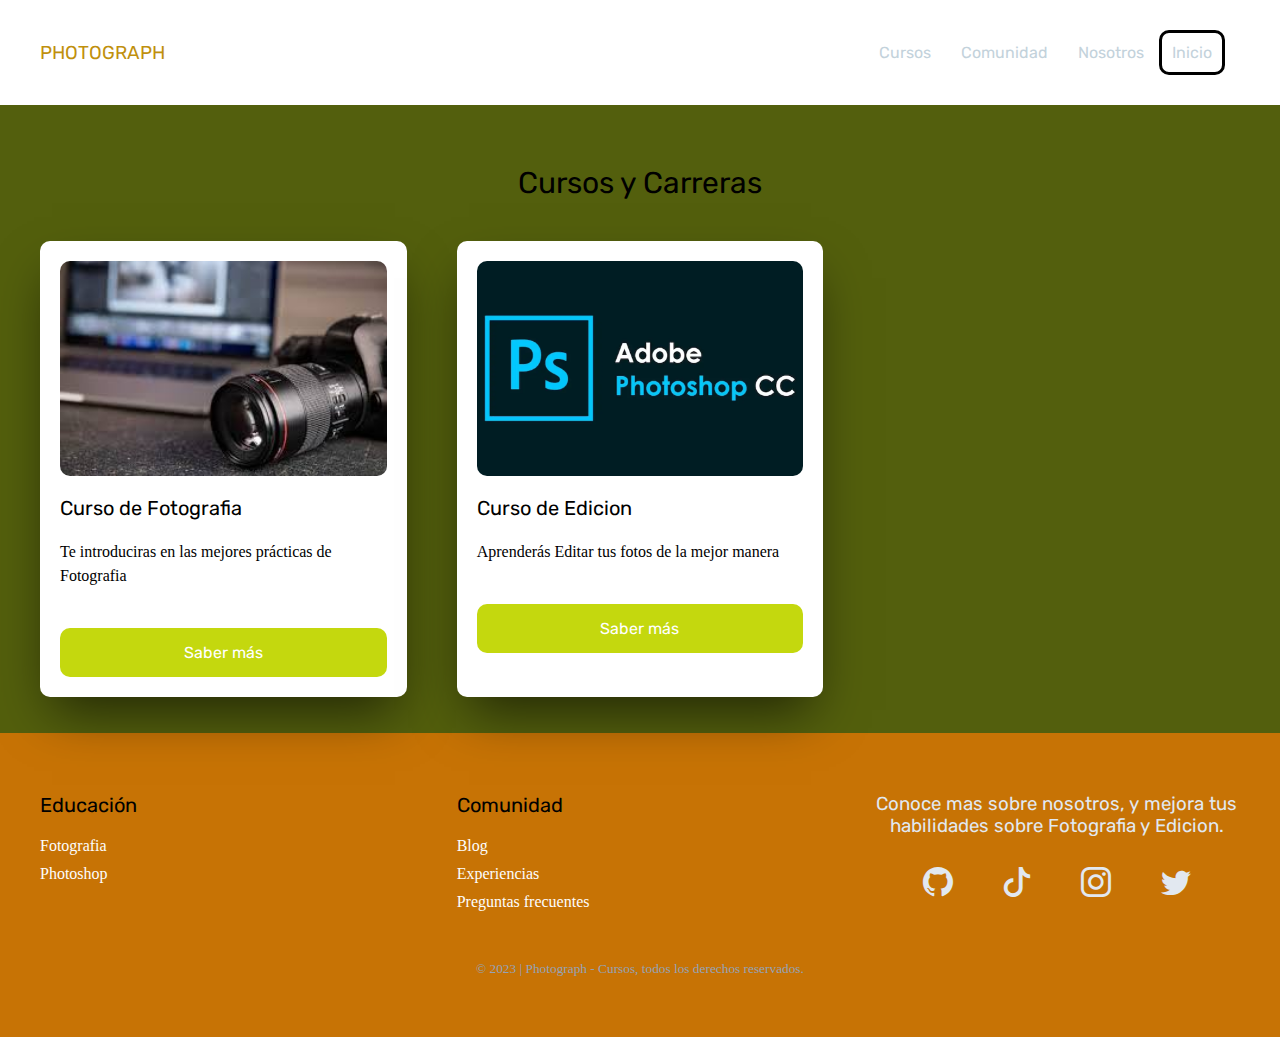
<file: pages/Curso.html>
<html lang="es">
    <head>
        <meta charset="UTF-8" />
        <meta name="viewport" content="width=device-width, initial-scale=1.0" />
        <meta name="description" content="Cursos de Fotografia en vivo y mucho más, visita Photograph Cursos para estudiar." />
        <title>Photograph - Cursos Fotografia</title>

        <!-- iconos de bootstrap -->
        <link rel="stylesheet" href="https://cdn.jsdelivr.net/npm/bootstrap-icons@1.10.5/font/bootstrap-icons.css" />
        
        <!-- archivo de salida de SASS -->
        <link rel="stylesheet" href="../css/main.css" />

        <link rel="shortcut icon" href="./assets/images.ico" type="image/x-icon" />
    </head>
    <body>
        <header class="header">
            <div class="header__container">
                <h3><a href="../index.html" class="header__container-logo">PHOTOGRAPH</a></h3>
                <nav>
                    <!-- NAV -->
                    <ul class="header__container-navbar">
                        <li><a href="../pages/Curso.html">Cursos</a></li>
                        <li><a href="../pages/Comunidad.html">Comunidad</a></li>
                        <li><a href="../pages/Nosotros.html">Nosotros</a></li>
                        <li><a href="../index.html">Inicio</a></li>
                    </ul>

                    <!-- MOBILE -->
                    <div class="header__container-navbar-mobile">
                        <span>🍔</span>
                    </div>
                </nav>
            </div>
        </header>
        <main>
            <section class="courses">
                <h3 class="courses__title">Cursos y Carreras</h3>
                <div class="courses__cards">
                    <!-- tarjeta 1 -->
                    <article class="card">
                        <div class="card__header">
                            
                            <img class="card__header-image" src="../assets/images/fotocurso.jpeg" alt="Curso de Desarrollo Web" width="360" height="215" />
                        </div>
                        <h2 class="card__title">Curso de Fotografia</h2>
                        <p class="card__description">Te introduciras en las mejores prácticas de Fotografia</p>
                        <a href="./Cursos/Fotografia.html" class="card__link">Saber más</a>
                    </article>

                    <!-- tarjeta 2 -->
                    <article class="card">
                        <div class="card__header">
                            
                            <img src="../assets/images/fotocurso2.jpg" alt="Curso de Diseño UX/UI" width="360" height="215" />
                        </div>
                        <h2 class="card__title">Curso de Edicion </h2>
                        <p class="card__description">Aprenderás Editar tus fotos de la mejor manera</p>
                        <a href="./Cursos/Photoshop.html" class="card__link">Saber más</a>
                    </article>

                    
                </div>
            </section>
        </main>
      <br><br>
            <footer class="footer">
                <div class="footer__container">
                    <div>
                        <h4>Educación</h4>
                        <ul class="footer__container-list">
                            <li><a href="">Fotografia</a></li>
                            <li><a href="">Photoshop</a></li>
                        </ul>
                    </div>
                    <div>
                        <h4>Comunidad</h4>
                        <ul class="footer__container-list">
                            <li><a href="">Blog</a></li>
                            <li><a href="">Experiencias</a></li>
                            <li><a href="">Preguntas frecuentes</a></li>
                        </ul>
                    </div>
                    <div>
                        <h3>Conoce mas sobre nosotros, y mejora tus habilidades sobre Fotografia y Edicion.</h3>
                        <!-- Redes Sociales -->
                        <div class="footer__container-rrss">
                            <a href="" class="github"><i class="bi bi-github"></i></a>
                            <a href="" class="tiktok"><i class="bi bi-tiktok"></i></a>
                            <a href="" class="instagram"><i class="bi bi-instagram"></i></a>
                            <a href="" class="twitter"><i class="bi bi-twitter"></i></a>
                        </div>
                    </div>
                </div>
                
                <div class="footer__copy">
                    <small>&copy; 2023 | Photograph - Cursos, todos los derechos reservados.</small>
                </div>
            </footer>
        
    </body>
</file>
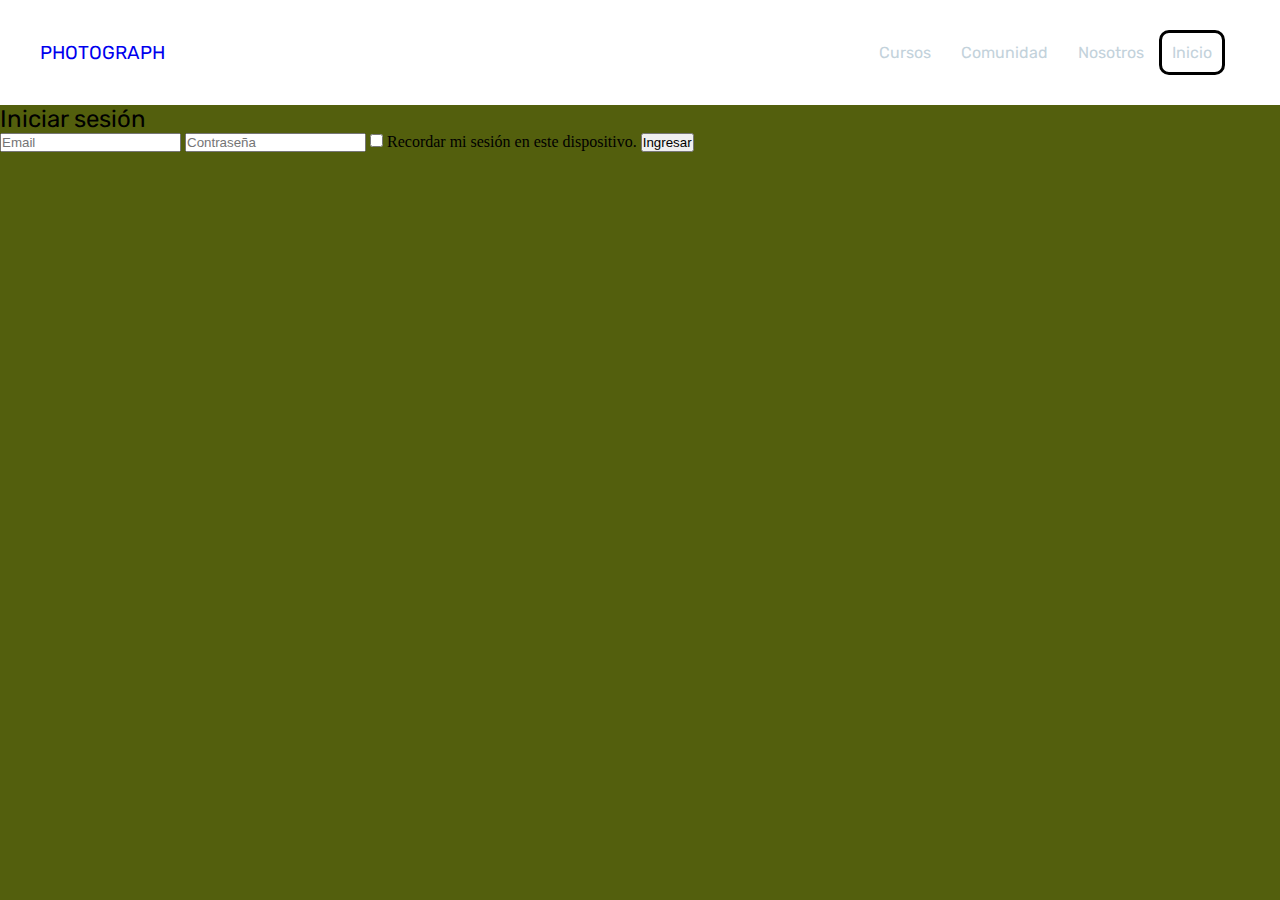
<file: pages/Plataforma.html>
<!DOCTYPE html>
<html lang="es">
    <head>
        <meta charset="UTF-8" />
        <meta name="viewport" content="width=device-width, initial-scale=1.0" />
        <title>Photograph | Iniciar sesión</title>
        <link rel="stylesheet" href="../css/main.css" />
        <link rel="shortcut icon" href="../assets/favicon.ico" type="image/x-icon" />
    </head>
    <body>
        <header class="header">
            <div class="header__container">
                <h3><a href="../index.html">PHOTOGRAPH</a></h3>
                <nav>
                    <ul class="header__container-navbar">
                        <li><a href="../pages/Curso.html">Cursos</a></li>
                        <li><a href="../pages/Comunidad.html">Comunidad</a></li>
                        <li><a href="../pages/Nosotros.html">Nosotros</a></li>
                        <li><a href="../index.html">Inicio</a></li>
                    </ul>
                </nav>
            </div>
        </header>

        <main>
            <section>
                <h2>Iniciar sesión</h2>
                <form action="">
                    <input type="email" placeholder="Email" />
                    <input type="password" placeholder="Contraseña" />
                    <input type="checkbox" id="remember" />
                    <label for="remember">Recordar mi sesión en este dispositivo.</label>
                    <button>Ingresar</button>
                </form>
            </section>
        </main>

    </body>
</html>
</file>
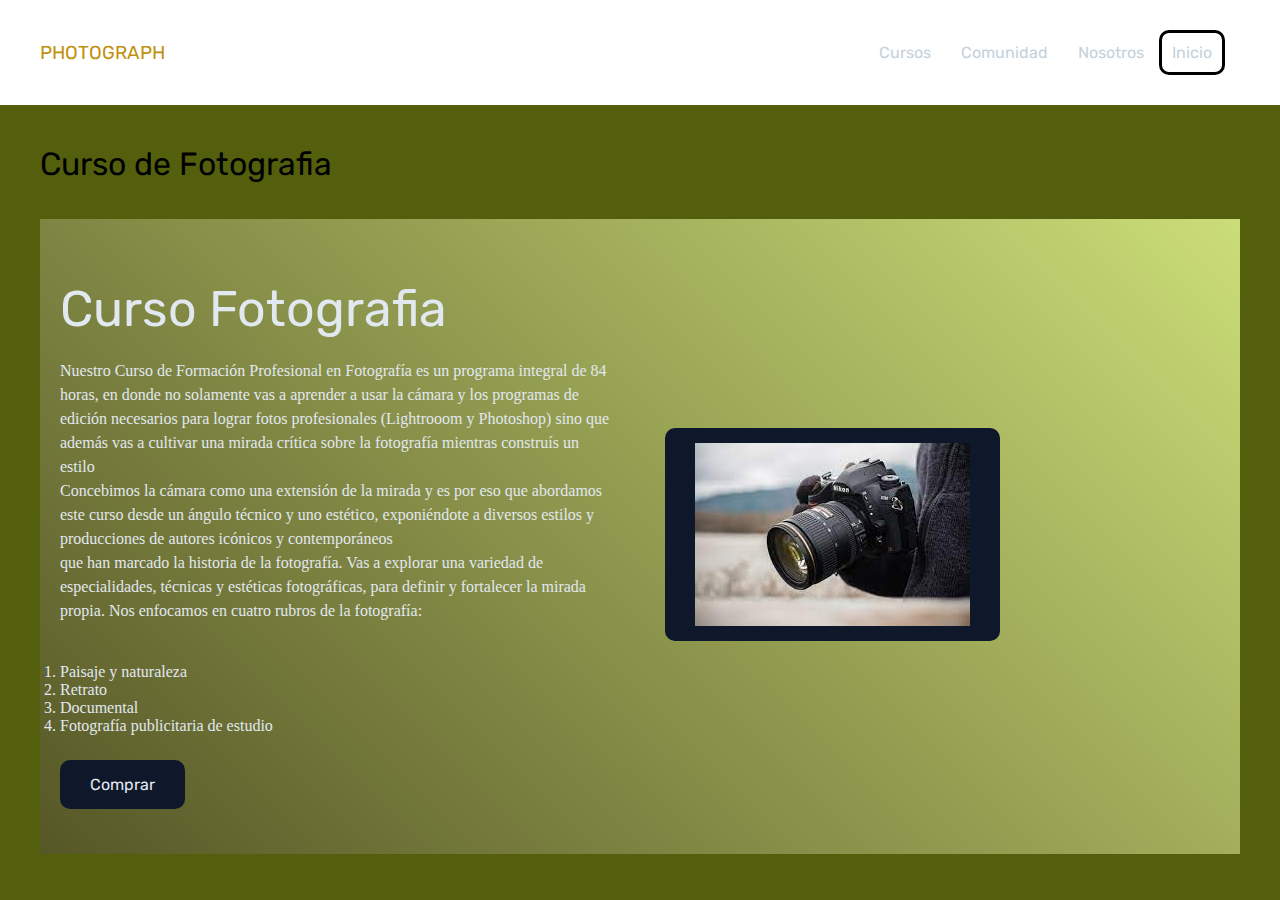
<file: pages/Cursos/Fotografia.html>
<!DOCTYPE html>
<html lang="es">
    <head>
        <meta charset="UTF-8" />
        <meta name="viewport" content="width=device-width, initial-scale=1.0" />
        <meta name="description" content="Cursos de Fotografia en vivo y mucho más, visita Photograph Cursos para estudiar." />
        <title>Photograph - Cursos Fotografia</title>

        <!-- iconos de bootstrap -->
        <link rel="stylesheet" href="https://cdn.jsdelivr.net/npm/bootstrap-icons@1.10.5/font/bootstrap-icons.css" />
        
        <!-- archivo de salida de SASS -->
        <link rel="stylesheet" href="../../css/main.css" />

        <link rel="shortcut icon" href="./assets/images.ico" type="image/x-icon" />
    </head>
    <body>
        <!-- BEM = B: bloque, E: elemento (__), M: modificador (--) --> 
        <header class="header">
            <div class="header__container">
                <h3><a href="../../index.html" class="header__container-logo">PHOTOGRAPH</a></h3>
                <nav>
                    <!-- NAV -->
                    <ul class="header__container-navbar">
                        <li><a href="../Curso.html">Cursos</a></li>
                        <li><a href="../Comunidad.html">Comunidad</a></li>
                        <li><a href="../Nosotros.html">Nosotros</a></li>
                        <li><a href="../../index.html">Inicio</a></li>
                    </ul>
             
                    <!-- MOBILE -->
                    <div class="header__container-navbar-mobile">
                        <span>🍔</span>
                    </div>
                </nav>
            </header>
            <main class="maincurso">
                <h1>Curso de Fotografia</h1><br><br>
                <section class="hero">
                    <div class="hero__container">
                        <div class="hero__container-info">
                            <h1>Curso Fotografia</h1>
                            <p>
                                Nuestro Curso de Formación Profesional en Fotografía es un programa integral de 84 
                                horas, en donde no solamente vas a aprender a usar la cámara y los programas de edición
                                 necesarios para lograr fotos profesionales (Lightrooom y Photoshop) sino que además 
                                 vas a cultivar una mirada crítica sobre la fotografía mientras construís un estilo 
                                 <br>
                                Concebimos la cámara como una extensión de la mirada y es por eso que abordamos este 
                                curso desde un ángulo técnico y uno estético, exponiéndote a diversos estilos y 
                                producciones de autores icónicos y contemporáneos <br> que han marcado la historia de 
                                la fotografía. Vas a explorar una variedad de especialidades, técnicas y estéticas 
                                fotográficas, para definir y fortalecer la mirada propia.
                                Nos enfocamos en cuatro rubros de la fotografía:
                                <ol>
                                    <li>Paisaje y naturaleza</li>
                                    <li>Retrato</li>
                                    <li>Documental</li>
                                    <li>Fotografía publicitaria de estudio</li>
                                </ol>
                            </p>
                            <a href="">Comprar</a>
                        </div>
                        <div>
                    <img src="../../assets/images/images.jpeg" alt="Camara" class="imgff">
                </div>
            </main>
            </body>
</file>
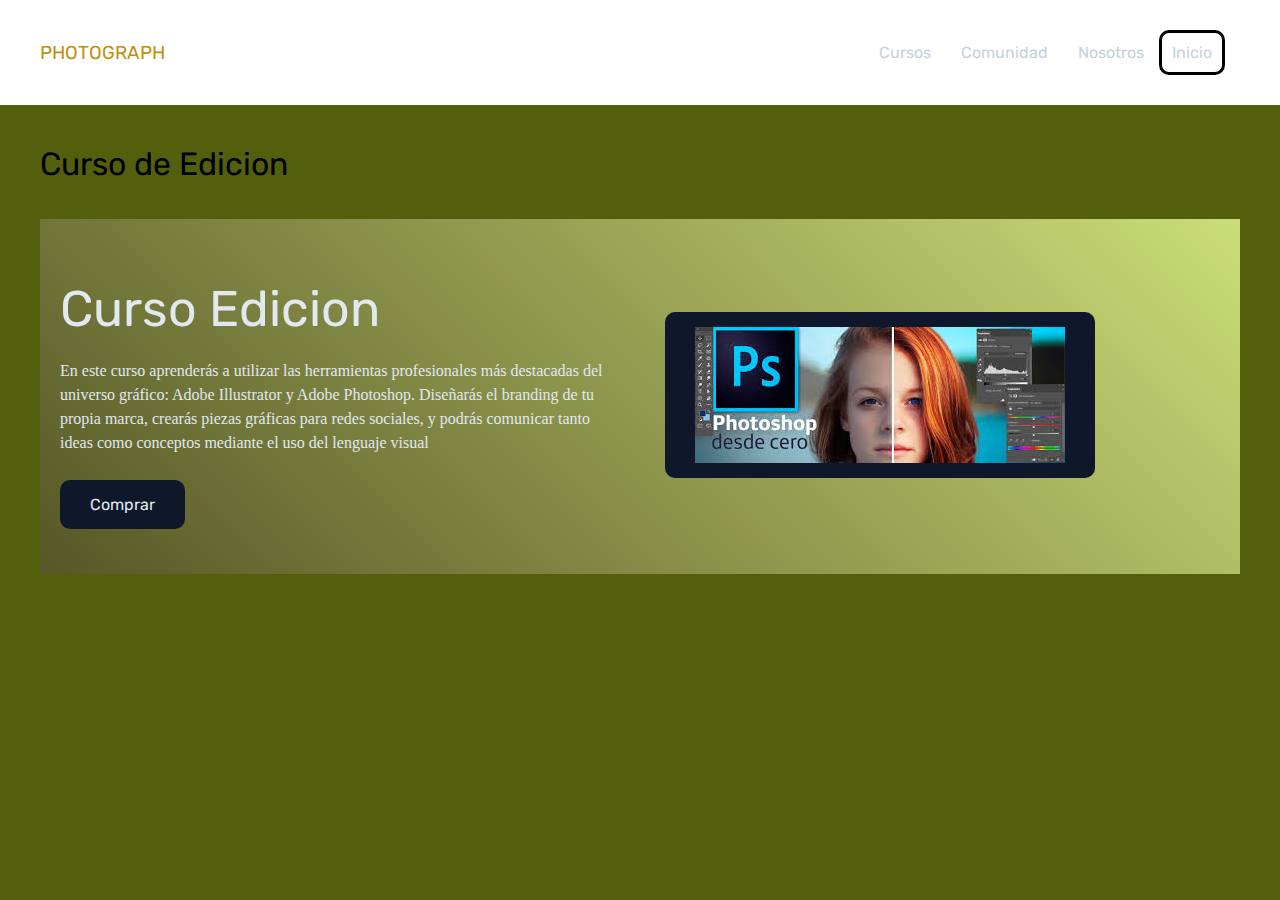
<file: pages/Cursos/Photoshop.html>
<!DOCTYPE html>
<html lang="es">
    <head>
        <meta charset="UTF-8" />
        <meta name="viewport" content="width=device-width, initial-scale=1.0" />
        <meta name="description" content="Cursos de Fotografia en vivo y mucho más, visita Photograph Cursos para estudiar." />
        <title>Photograph - Cursos Fotografia</title>

        <!-- iconos de bootstrap -->
        <link rel="stylesheet" href="https://cdn.jsdelivr.net/npm/bootstrap-icons@1.10.5/font/bootstrap-icons.css" />
        
        <!-- archivo de salida de SASS -->
        <link rel="stylesheet" href="../../css/main.css" />

        <link rel="shortcut icon" href="./assets/images.ico" type="image/x-icon" />
    </head>
    <body>
        <!-- BEM = B: bloque, E: elemento (__), M: modificador (--) --> 
        <header class="header">
            <div class="header__container">
                <h3><a href="../../index.html" class="header__container-logo">PHOTOGRAPH</a></h3>
                <nav>
                    <!-- NAV -->
                    <ul class="header__container-navbar">
                        <li><a href="../Curso.html">Cursos</a></li>
                        <li><a href="../Comunidad.html">Comunidad</a></li>
                        <li><a href="../Comunidad.html">Nosotros</a></li>
                        <li><a href="../../index.html">Inicio</a></li>
                    </ul>

                    <!-- MOBILE -->
                    <div class="header__container-navbar-mobile">
                        <span>🍔</span>
                    </div>
                </nav> 
               </header>
               <main class="maincurso">
                <h1>Curso de Edicion</h1><br><br>
                <section class="hero">
                    <div class="hero__container">
                        <div class="hero__container-info">
                            <h1>Curso Edicion</h1>
                            <p>
                                En este curso aprenderás a utilizar las herramientas 
                                profesionales más destacadas del universo gráfico: Adobe 
                                Illustrator y Adobe Photoshop. Diseñarás el branding de tu propia marca, 
                                crearás piezas gráficas para redes sociales, y podrás comunicar tanto ideas 
                                como conceptos mediante el uso del lenguaje visual
                            </p>
                            <a href="">Comprar</a>
                        </div>
                        <div>
                    <img src="../../assets/images/images (1).jpeg" alt="edicion" class="imgff">
                </div>
            </main>
               </body>
        </html>
</file>
<file: css/main.css>
* {
    margin: 0;
    padding: 0;
    box-sizing: border-box;
  }
 .imgff{
  color: #e2e8f0;
  border-radius: 10px;
  background-color: #0f172a;
  padding: 15px 30px;
  
 }
 .hero__container-info{
  font-family: "Lato";
  src: url("../assets/ttf/Rubik-Bold.ttf");
  font-style: normal;
 }
  .card{
    font-family: "Lato";
    src: url("../assets/ttf/Rubik-Bold.ttf");
    font-style: normal;
  }
  .maincurso{
    margin: 10px;
    padding: 30px;
  }
  @font-face {
    font-family: "Lato";
    src: url("../assets/ttf/Rubik-Bold.ttf");
    font-style: normal;
  }
  @font-face {
    font-family: "Lato";
    src: url("../assets/ttf/Rubik-Regular.ttf");
    font-weight: bold;
  }
  body {
    font-family: "Lato";
    background-color: #535f0d;
  }
  
  a {
    text-decoration: none;
  }
  
  ul {
    list-style-type: none;
  }
  
  p {
    line-height: 1.5;
  }
  
  .container, .statistics__container, .courses__cards, .hero__container, .footer__container, .header__container {
    max-width: 1200px;
    margin: 0 auto;
  }
  
  .header {
    background-color: #ffffff;
    padding: 30px 20px;
  }
  .header__container {
    display: flex;
    flex-direction: row;
    justify-content: space-between;
    align-items: center;
  }
  .header__container-logo {
    color: #c0900d;
  }
  .header__container-logo:hover::after {
    content: "inicio";
    font-size: 14px;
    margin-left: 5px;
    color: #e2e8f0;
  }
  .header__container-navbar {
    display: none;
  }
  
  @media (min-width: 768px) {
    .header__container-navbar {
      display: flex;
      flex-direction: row;
      justify-content: flex-start;
      align-items: center;
    }
    .header__container-navbar li {
      margin: 0 15px;
      transition: all 0.3s;
    }
    .header__container-navbar li:active {
      transform: scale(0.9);
    }
    .header__container-navbar li:last-child {
      border: 3px solid #000000;
      padding: 10px;
      border-radius: 10px;
      margin-left: 0;
    }
    .header__container-navbar li a {
      color: #c3d2db;
      font-weight: bold;
      transition: all 0.3s;
    }
    .header__container-navbar li a:hover {
      color: #e29609;
    }
    .header__container-navbar-mobile {
      display: none;
    }
  }
  .footer {
    background-color: #c77305;
    color: #e2e8f0;
    padding: 60px 20px;
  }
  .footer__container {
    display: grid;
    grid-template-columns: 1fr;
    gap: 50px;
  }
  @media (min-width: 768px) {
    .footer__container {
      grid-template-columns: repeat(3, 1fr);
    }
  }
  .footer__container h4 {
    color: #000000;
    margin-bottom: 20px;
    font-weight: bold;
    font-size: 20px;
  }
  .footer__container h3 {
    text-align: center;
  }
  .footer__container-list li {
    margin: 10px 0;
  }
  .footer__container-list li a {
    color: #fdfdfd;
    transition: all 0.3s;
  }
  .footer__container-list li a:hover {
    color: #000000;
  }
  .footer__container-rrss {
    display: flex;
    flex-direction: row;
    justify-content: space-evenly;
    margin-top: 30px;
  }
  .footer__container-rrss .github {
    color: #e2e8f0;
    font-size: 30px;
    transition: all 0.3s;
  }
  .footer__container-rrss .github:hover {
    color: #9ca3af;
  }
  .footer__container-rrss .tiktok {
    color: #e2e8f0;
    font-size: 30px;
    transition: all 0.3s;
  }
  .footer__container-rrss .tiktok:hover {
    color: #14b8a6;
  }
  .footer__container-rrss .instagram {
    color: #e2e8f0;
    font-size: 30px;
    transition: all 0.3s;
  }
  .footer__container-rrss .instagram:hover {
    color: #c92d8f;
  }
  .footer__container-rrss .twitter {
    color: #e2e8f0;
    font-size: 30px;
    transition: all 0.3s;
  }
  .footer__container-rrss .twitter:hover {
    color: #55acee;
  }
  .footer__copy {
    margin-top: 40px;
    text-align: center;
    color: #94a3b8;
  }
  
  .hero {
    background-image: linear-gradient(45deg, #565726, #cbdd78);
    padding: 60px 20px;
    color: #e2e8f0;
  }
  .hero__container {
    display: grid;
    grid-template-columns: 1fr;
    gap: 50px;
  }
  @media (min-width: 992px) {
    .hero__container {
      grid-template-columns: repeat(2, 1fr);
    }
  }
  .hero__container-info h1 {
    font-size: 50px;
    margin-bottom: 20px;
  }
  .hero__container-info p {
    margin-bottom: 40px;
  }
  .hero__container-info a {
    color: #e2e8f0;
    border-radius: 10px;
    background-color: #0f172a;
    font-weight: bold;
    padding: 15px 30px;
    transition: all 0.3s;
  }
  .hero__container-info a:hover {
    background-color: #1a2748;
  }
  .hero__container-video {
    width: 100%;
    border-radius: 10px;
    box-shadow: 0 25px 50px -12px rgba(0, 0, 0, 0.6);
    transition:all 0.3s;
  }
  .hero__container-video:hover {
    transform:rotateY(10deg);
  }
  
  .courses {
    margin-top: 60px;
    padding: 0 20px;
  }
  .courses__title {
    margin-bottom: 40px;
    text-align: center;
    font-size: 30px;
  }
  .courses__cards {
    display: grid;
    grid-template-columns: 1fr;
    gap: 50px;
  }
  @media (min-width: 768px) {
    .courses__cards {
      grid-template-columns: repeat(2, 1fr);
    }
  }
  .courses__cards .card {
    background-color: #fff;
    padding: 20px;
    border-radius: 10px;
    box-shadow: 0 25px 50px -12px rgba(0, 0, 0, 0.6);
    transition: all 0.3s;
  }
  .courses__cards .card:hover {
    transform: translateY(-15px);
  }
  .courses__cards .card__header img {
    width: 100%;
    border-radius: 10px;
    margin-bottom: 20px;
    object-fit: cover;
  }
  .courses__cards .card__title {
    margin-bottom: 20px;
    font-size: 20px;
  }
  .courses__cards .card__description {
    margin-bottom: 40px;
  }
  .courses__cards .card__link {
    background-color: #c4d80e;
    color: #fff;
    font-weight: bold;
    padding: 15px 0;
    border-radius: 10px;
    width: 100%;
    display: block;
    text-align: center;
    transition: all 0.3s;
  }
  .courses__cards .card__link:hover {
    background-color: #c4d80e;
  }
  
  .statistics {
    margin-top: 80px;
    padding: 120px 20px;
    background-image: url("../assets/images/bg.jpg");
    background-repeat: no-repeat;
    background-position: center;
    background-size: cover;
    background-attachment: fixed;
  }
  .statistics__container {
    display: flex;
    flex-direction: column;
    justify-content: flex-start;
  }
  .statistics__container-item {
    color: #000000;
    font-size: 40px;
    text-align: center;
    margin: 30px 0;
  }
  .statistics__container-item span {
    font-size: 20px;
    margin-top: 5px;
    display: block;
  }
  
  @media (min-width: 576px) {
    .hero__container {
      align-items: center;
    }
    .statistics__container {
      display: flex;
      flex-direction: row;
      justify-content: space-around;
    }
    .statistics__container-item {
      margin: 0;
    }
  }
  @media (min-width: 992px) {
    .courses__cards {
      grid-template-columns: repeat(3, 1fr);
    }
  }
</file>
